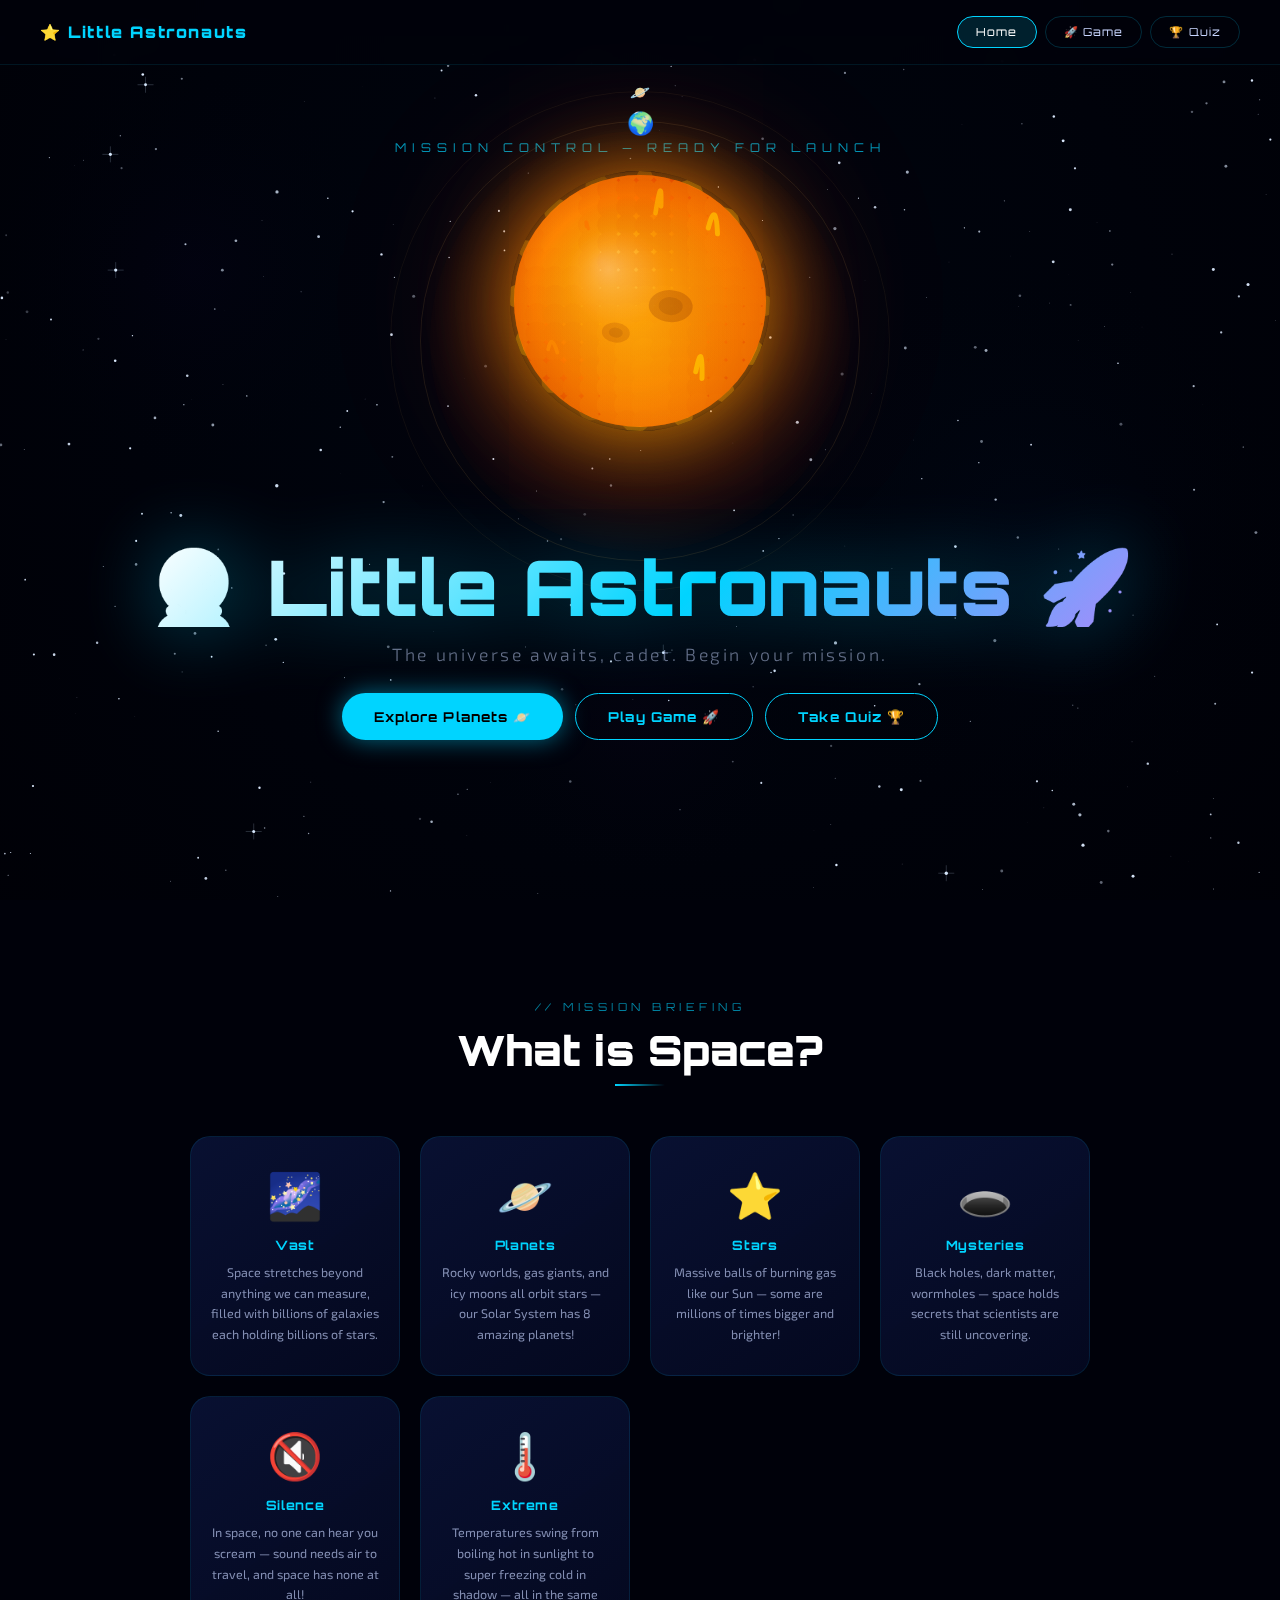
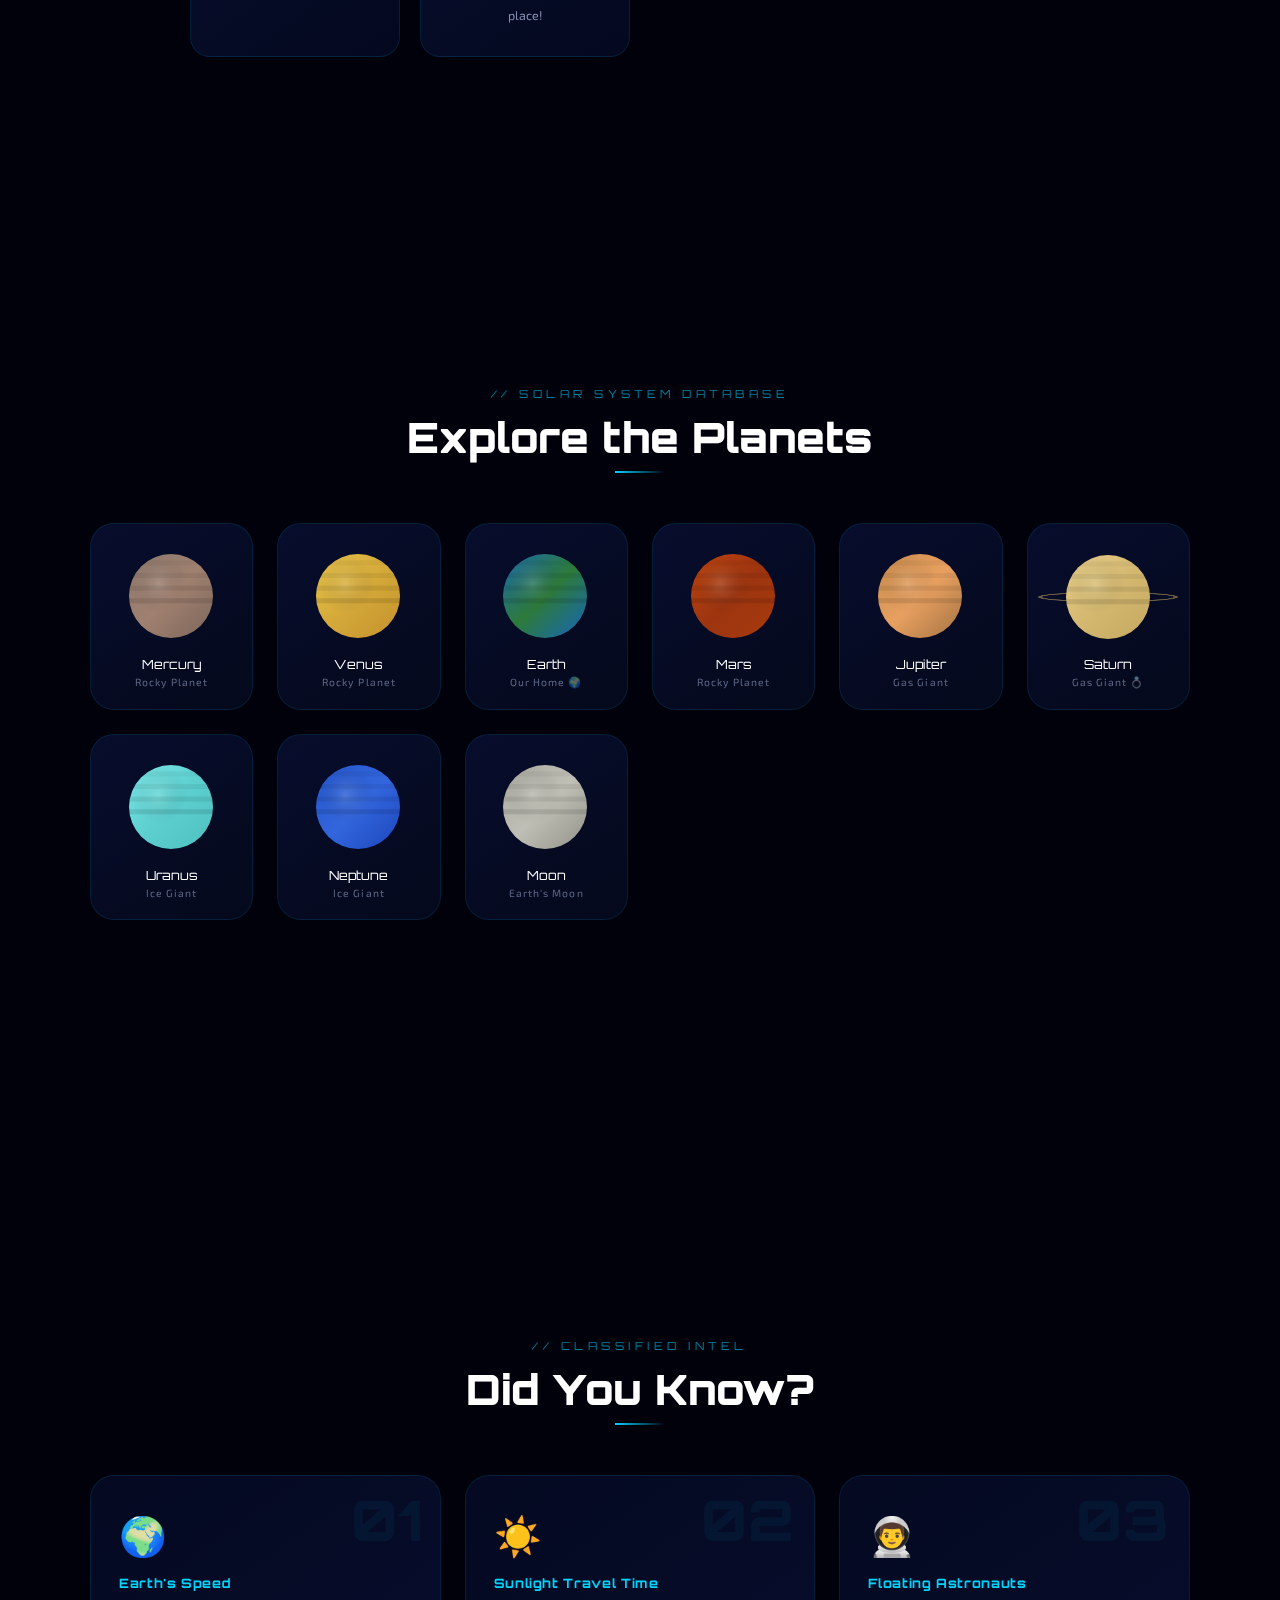
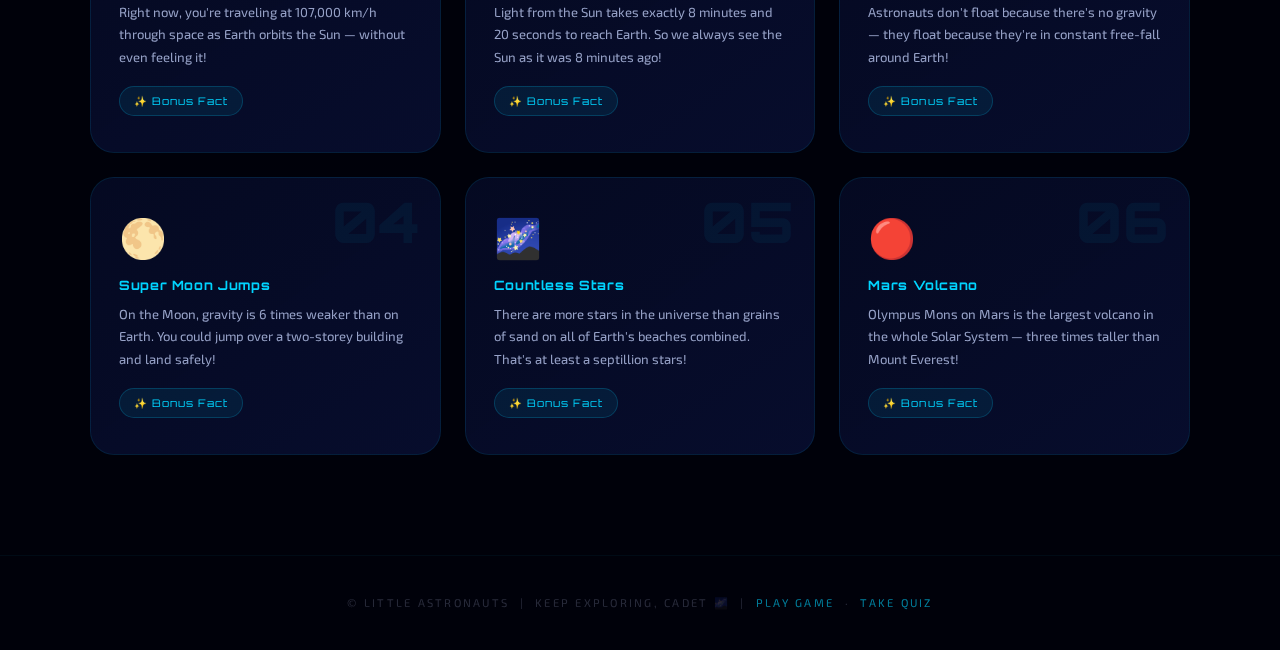
<file: index.html>
<!DOCTYPE html>
<html lang="en">
<head>
  <meta charset="UTF-8">
  <meta name="viewport" content="width=device-width, initial-scale=1.0">
  <title>Little Astronauts 🚀</title>
  <link href="https://fonts.googleapis.com/css2?family=Orbitron:wght@400;700;900&family=Exo+2:wght@300;400;600&display=swap" rel="stylesheet">
  <style>
    :root {
      --void: #00010a;
      --deep: #050a1e;
      --pulse: #00d4ff;
      --gold: #ffd166;
      --nova: #ff5757;
      --green: #00ff9d;
    }
    *,*::before,*::after{box-sizing:border-box;margin:0;padding:0}
    html{scroll-behavior:smooth}
    body{font-family:'Exo 2',sans-serif;background:var(--void);color:#c8d6ff;overflow-x:hidden;cursor:crosshair}

    /* ═══ NAV ═══ */
    nav{position:fixed;top:0;left:0;right:0;z-index:100;display:flex;justify-content:space-between;align-items:center;padding:16px 40px;background:rgba(0,1,10,0.7);backdrop-filter:blur(12px);border-bottom:1px solid rgba(0,212,255,0.1)}
    .nav-logo{font-family:'Orbitron',monospace;font-size:1rem;font-weight:900;color:var(--pulse);letter-spacing:0.1em}
    .nav-links{display:flex;gap:8px}
    .nav-link{padding:8px 18px;font-family:'Orbitron',monospace;font-size:0.7rem;letter-spacing:0.1em;color:#c8d6ff;text-decoration:none;border:1px solid rgba(0,212,255,0.2);border-radius:30px;transition:all 0.2s}
    .nav-link:hover,.nav-link.active{background:rgba(0,212,255,0.15);border-color:var(--pulse);color:#fff}

    /* ═══ CANVAS BACKGROUND ═══ */
    #bgCanvas{position:fixed;inset:0;z-index:0;pointer-events:none}

    /* ═══ SECTIONS ═══ */
    section{position:relative;z-index:1;padding:100px 20px}

    /* ═══ HERO ═══ */
    .hero{height:100vh;display:flex;flex-direction:column;justify-content:center;align-items:center;gap:16px;text-align:center;padding-top:80px}
    .hero-eyebrow{font-family:'Orbitron',monospace;font-size:clamp(9px,1.5vw,12px);letter-spacing:0.5em;text-transform:uppercase;color:var(--pulse);opacity:0.7}
    .hero h1{font-family:'Orbitron',monospace;font-size:clamp(2rem,6vw,5rem);font-weight:900;line-height:1.05;background:linear-gradient(135deg,#fff 0%,var(--pulse) 55%,#a78bfa 100%);-webkit-background-clip:text;-webkit-text-fill-color:transparent;background-clip:text;filter:drop-shadow(0 0 40px rgba(0,212,255,0.4))}
    .hero-sub{font-size:clamp(0.85rem,2vw,1.1rem);opacity:0.5;letter-spacing:0.15em;font-weight:300}
    .hero-btns{display:flex;gap:12px;flex-wrap:wrap;justify-content:center;margin-top:12px}
    .btn-primary{display:inline-flex;align-items:center;gap:8px;padding:14px 32px;font-family:'Orbitron',monospace;font-size:0.85rem;font-weight:700;letter-spacing:0.08em;color:#000;background:var(--pulse);border:none;border-radius:50px;cursor:pointer;text-decoration:none;position:relative;overflow:hidden;transition:transform 0.2s,box-shadow 0.2s;box-shadow:0 0 24px rgba(0,212,255,0.5)}
    .btn-primary:hover{transform:translateY(-3px);box-shadow:0 8px 32px rgba(0,212,255,0.7)}
    .btn-outline{display:inline-flex;align-items:center;gap:8px;padding:14px 32px;font-family:'Orbitron',monospace;font-size:0.85rem;font-weight:700;letter-spacing:0.08em;color:var(--pulse);background:transparent;border:1.5px solid var(--pulse);border-radius:50px;cursor:pointer;text-decoration:none;transition:all 0.2s}
    .btn-outline:hover{background:rgba(0,212,255,0.1);transform:translateY(-3px)}

    /* ═══ SUN DISPLAY ═══ */
    .earth-scene{position:relative;width:340px;height:340px;margin:0 auto 20px}
    .earth-glow{position:absolute;inset:-40px;border-radius:50%;background:radial-gradient(circle,rgba(255,180,0,0.25) 0%,rgba(255,80,0,0.1) 50%,transparent 75%);animation:glowPulse 3s ease-in-out infinite}
    @keyframes glowPulse{0%,100%{opacity:0.6;transform:scale(1)}50%{opacity:1;transform:scale(1.08)}}
    #sunCanvas{border-radius:50%;box-shadow:0 0 80px rgba(255,160,0,0.7),0 0 160px rgba(255,80,0,0.3),0 0 240px rgba(255,50,0,0.1);display:block;margin:auto}
    .orbit-moon{position:absolute;inset:-50px;border-radius:50%;border:1px solid rgba(255,200,100,0.1);animation:orbitMoon 14s linear infinite}
    .orbit-moon::after{content:'🌍';font-size:22px;position:absolute;top:-13px;left:50%;transform:translateX(-50%)}
    @keyframes orbitMoon{from{transform:rotate(0deg)}to{transform:rotate(360deg)}}
    .orbit-sat{position:absolute;inset:-80px;border-radius:50%;border:1px solid rgba(255,200,100,0.06);animation:orbitSat 9s linear infinite reverse}
    .orbit-sat::after{content:'🪐';font-size:16px;position:absolute;top:-10px;left:50%;transform:translateX(-50%)}
    @keyframes orbitSat{from{transform:rotate(0deg)}to{transform:rotate(360deg)}}

    /* ═══ SECTION TITLES ═══ */
    .sec-label{font-family:'Orbitron',monospace;font-size:0.7rem;letter-spacing:0.4em;text-transform:uppercase;color:var(--pulse);opacity:0.6;margin-bottom:10px}
    .sec-title{font-family:'Orbitron',monospace;font-size:clamp(1.4rem,4vw,2.6rem);font-weight:900;color:#fff;margin-bottom:8px}
    .sec-divider{width:50px;height:2px;background:linear-gradient(90deg,var(--pulse),transparent);margin:0 auto 50px}

    /* ═══ WHAT IS SPACE ═══ */
    .what-grid{display:grid;grid-template-columns:repeat(auto-fit,minmax(180px,1fr));gap:20px;max-width:900px;margin:0 auto}
    .what-card{background:linear-gradient(145deg,rgba(14,27,77,0.6),rgba(5,10,36,0.8));border:1px solid rgba(0,212,255,0.1);border-radius:20px;padding:30px 20px;text-align:center;transition:all 0.3s;cursor:default;position:relative;overflow:hidden}
    .what-card::before{content:'';position:absolute;inset:0;background:radial-gradient(circle at 50% 0%,rgba(0,212,255,0.08),transparent 60%);opacity:0;transition:opacity 0.3s}
    .what-card:hover{transform:translateY(-8px);border-color:rgba(0,212,255,0.35)}
    .what-card:hover::before{opacity:1}
    .what-icon{font-size:2.8rem;display:block;margin-bottom:14px}
    .what-card h3{font-family:'Orbitron',monospace;font-size:0.8rem;color:var(--pulse);margin-bottom:10px;letter-spacing:0.05em}
    .what-card p{font-size:0.78rem;line-height:1.65;color:rgba(200,214,255,0.65)}
    .flake-bubble{display:flex;align-items:flex-start;gap:14px;max-width:500px;margin:40px auto 0;padding:22px 26px;background:linear-gradient(135deg,rgba(0,212,255,0.06),rgba(167,139,250,0.06));border:1px solid rgba(0,212,255,0.2);border-radius:20px;opacity:0;transform:translateY(12px) scale(0.97);transition:opacity 0.35s,transform 0.35s;pointer-events:none}
    .flake-bubble.visible{opacity:1;transform:translateY(0) scale(1)}
    .flake-avatar{font-size:2.2rem;animation:spinFlake 6s linear infinite;filter:drop-shadow(0 0 8px rgba(0,212,255,0.6));flex-shrink:0}
    @keyframes spinFlake{from{transform:rotate(0deg)}to{transform:rotate(360deg)}}
    .flake-name{font-family:'Orbitron',monospace;font-size:0.65rem;letter-spacing:0.2em;color:var(--pulse);text-transform:uppercase;margin-bottom:6px}
    .flake-text{font-size:0.82rem;line-height:1.65;color:#dce8ff}

    /* ═══ PLANETS ═══ */
    #planets{text-align:center}
    .planets-showcase{display:grid;grid-template-columns:repeat(auto-fill,minmax(160px,1fr));gap:24px;max-width:1100px;margin:0 auto 50px}
    .planet-card{background:linear-gradient(145deg,rgba(10,18,60,0.7),rgba(5,10,30,0.9));border:1px solid rgba(0,212,255,0.1);border-radius:24px;padding:28px 16px 20px;cursor:pointer;transition:all 0.3s;position:relative;overflow:hidden;text-align:center}
    .planet-card::after{content:'';position:absolute;inset:-1px;border-radius:24px;background:linear-gradient(135deg,var(--pulse),transparent 50%,#a78bfa);opacity:0;transition:opacity 0.3s;z-index:-1}
    .planet-card:hover{transform:translateY(-10px) scale(1.03);border-color:transparent}
    .planet-card:hover::after{opacity:1}
    .planet-canvas-wrap{width:90px;height:90px;margin:0 auto 14px;position:relative}
    .planet-canvas-wrap canvas{border-radius:50%;display:block}
    .planet-ring-wrap{position:relative;width:110px;height:90px;margin:0 auto 14px;display:flex;align-items:center;justify-content:center}
    .planet-ring{position:absolute;width:140px;height:30px;border-radius:50%;border:4px solid rgba(210,180,100,0.5);transform:rotateX(70deg);pointer-events:none}
    .p-name{font-family:'Orbitron',monospace;font-size:0.78rem;color:#fff;margin-bottom:4px}
    .p-type{font-size:0.65rem;color:rgba(200,214,255,0.45);letter-spacing:0.1em}
    #planetDetail{max-width:600px;margin:0 auto;background:linear-gradient(135deg,rgba(0,212,255,0.05),rgba(167,139,250,0.05));border:1px solid rgba(0,212,255,0.2);border-radius:20px;padding:32px 36px;opacity:0;transform:translateY(16px);transition:all 0.4s}
    #planetDetail.show{opacity:1;transform:translateY(0)}
    #planetDetail h3{font-family:'Orbitron',monospace;color:var(--pulse);font-size:1.3rem;margin-bottom:6px}
    #planetDetail .p-subtitle{font-size:0.75rem;color:rgba(200,214,255,0.45);letter-spacing:0.15em;text-transform:uppercase;margin-bottom:14px}
    #planetDetail p{font-size:0.88rem;line-height:1.75;color:#c8d6ff}
    #planetDetail .stats{display:flex;gap:20px;flex-wrap:wrap;margin-top:18px}
    #planetDetail .stat{background:rgba(0,212,255,0.07);border:1px solid rgba(0,212,255,0.15);border-radius:10px;padding:10px 16px;flex:1;min-width:100px}
    #planetDetail .stat-label{font-size:0.62rem;color:var(--pulse);letter-spacing:0.15em;text-transform:uppercase;margin-bottom:4px}
    #planetDetail .stat-val{font-family:'Orbitron',monospace;font-size:0.9rem;color:#fff}

    /* ═══ DID YOU KNOW ═══ */
    .facts-section{text-align:center}
    .facts-grid{display:grid;grid-template-columns:repeat(auto-fill,minmax(260px,1fr));gap:24px;max-width:1100px;margin:0 auto}
    .fact-card{background:linear-gradient(145deg,rgba(5,10,36,0.9),rgba(10,18,60,0.7));border:1px solid rgba(0,212,255,0.1);border-radius:24px;padding:36px 28px;text-align:left;position:relative;overflow:hidden;transition:transform 0.3s,border-color 0.3s;min-height:200px;display:flex;flex-direction:column;justify-content:space-between}
    .fact-card:hover{transform:translateY(-6px);border-color:rgba(0,212,255,0.3)}
    .fact-num{font-family:'Orbitron',monospace;font-size:3.5rem;font-weight:900;color:rgba(0,212,255,0.06);position:absolute;top:16px;right:20px;line-height:1}
    .fact-icon-big{font-size:2.4rem;margin-bottom:16px;display:block}
    .fact-card h3{font-family:'Orbitron',monospace;font-size:0.8rem;color:var(--pulse);margin-bottom:10px;letter-spacing:0.05em}
    .fact-card p{font-size:0.82rem;line-height:1.7;color:rgba(200,214,255,0.75)}
    .fact-reveal-btn{margin-top:18px;display:inline-flex;align-items:center;gap:6px;font-family:'Orbitron',monospace;font-size:0.65rem;letter-spacing:0.1em;color:var(--pulse);background:rgba(0,212,255,0.08);border:1px solid rgba(0,212,255,0.2);border-radius:20px;padding:7px 14px;cursor:pointer;transition:all 0.2s;align-self:flex-start}
    .fact-reveal-btn:hover{background:rgba(0,212,255,0.18)}
    .fact-hidden{display:none;margin-top:12px;font-size:0.8rem;line-height:1.7;color:var(--gold);animation:fadeUp 0.4s ease}
    @keyframes fadeUp{from{opacity:0;transform:translateY(8px)}to{opacity:1;transform:translateY(0)}}

    /* ═══ FOOTER ═══ */
    footer{position:relative;z-index:1;text-align:center;padding:40px 20px;font-size:0.7rem;color:rgba(200,214,255,0.2);letter-spacing:0.2em;text-transform:uppercase;border-top:1px solid rgba(0,212,255,0.05)}
    footer a{color:var(--pulse);text-decoration:none;opacity:0.6}
    footer a:hover{opacity:1}
  </style>
</head>
<body>

<canvas id="bgCanvas"></canvas>

<!-- NAV -->
<nav>
  <span class="nav-logo">⭐ Little Astronauts</span>
  <div class="nav-links">
    <a href="index.html" class="nav-link active">Home</a>
    <a href="game.html" class="nav-link">🚀 Game</a>
    <a href="quiz.html" class="nav-link">🏆 Quiz</a>
  </div>
</nav>

<!-- HERO -->
<section class="hero">
  <span class="hero-eyebrow">Mission Control — Ready for Launch</span>
  <div class="earth-scene">
    <div class="earth-glow"></div>
    <div class="orbit-moon"></div>
    <div class="orbit-sat"></div>
    <canvas id="sunCanvas" width="260" height="260"></canvas>
  </div>
  <h1>👩🏻‍🚀 Little Astronauts 🚀</h1>
  <p class="hero-sub">The universe awaits, cadet. Begin your mission.</p>
  <div class="hero-btns">
    <a href="#planets" class="btn-primary">Explore Planets 🪐</a>
    <a href="game.html" class="btn-outline">Play Game 🚀</a>
    <a href="quiz.html" class="btn-outline">Take Quiz 🏆</a>
  </div>
</section>

<!-- WHAT IS SPACE -->
<section id="about" style="text-align:center">
  <p class="sec-label">// Mission Briefing</p>
  <h2 class="sec-title">What is Space?</h2>
  <div class="sec-divider"></div>
  <div class="what-grid">
    <div class="what-card" data-tip="Wow! Space is SO enormous — if you drove a car at highway speed without stopping, it would take over 100 billion years to cross our galaxy alone! 🚗💨">
      <span class="what-icon">🌌</span>
      <h3>Vast</h3>
      <p>Space stretches beyond anything we can measure, filled with billions of galaxies each holding billions of stars.</p>
    </div>
    <div class="what-card" data-tip="Planets are like giant marbles floating around the Sun! Some are rocky like Earth, but gas giants like Jupiter are made mostly of gas — you could never land on them! 🪐">
      <span class="what-icon">🪐</span>
      <h3>Planets</h3>
      <p>Rocky worlds, gas giants, and icy moons all orbit stars — our Solar System has 8 amazing planets!</p>
    </div>
    <div class="what-card" data-tip="Stars are giant fireballs! Our Sun is a star, and it's so big that 1.3 million Earths could fit inside it. Some stars are even 1,000 times bigger than our Sun! ⭐🔥">
      <span class="what-icon">⭐</span>
      <h3>Stars</h3>
      <p>Massive balls of burning gas like our Sun — some are millions of times bigger and brighter!</p>
    </div>
    <div class="what-card" data-tip="Space is full of mind-bending secrets! Black holes are so powerful that not even light can escape their gravity. Scientists are still discovering new wonders every day! 🕳️🔭">
      <span class="what-icon">🕳️</span>
      <h3>Mysteries</h3>
      <p>Black holes, dark matter, wormholes — space holds secrets that scientists are still uncovering.</p>
    </div>
    <div class="what-card" data-tip="Space is completely silent! There's no air for sound waves to travel through. An explosion in space would make zero noise — total silence! 🤫">
      <span class="what-icon">🔇</span>
      <h3>Silence</h3>
      <p>In space, no one can hear you scream — sound needs air to travel, and space has none at all!</p>
    </div>
    <div class="what-card" data-tip="Space is freezing cold in the shadows — about -270°C! But in direct sunlight it can reach +120°C. Astronauts' suits protect them from both extremes! 🥶🔥">
      <span class="what-icon">🌡️</span>
      <h3>Extreme</h3>
      <p>Temperatures swing from boiling hot in sunlight to super freezing cold in shadow — all in the same place!</p>
    </div>
  </div>
  <div class="flake-bubble" id="flakeBubble">
    <div class="flake-avatar">❄️</div>
    <div>
      <div class="flake-name">Nova the Snowflake says...</div>
      <p class="flake-text" id="flakeText"></p>
    </div>
  </div>
</section>

<!-- PLANETS -->
<section id="planets">
  <div style="text-align:center">
    <p class="sec-label">// Solar System Database</p>
    <h2 class="sec-title">Explore the Planets</h2>
    <div class="sec-divider"></div>
  </div>
  <div class="planets-showcase" id="planetGrid"></div>
  <div id="planetDetail">
    <h3 id="pdName">Select a planet</h3>
    <div class="p-subtitle" id="pdType">—</div>
    <p id="pdFact">Click any planet above to discover amazing facts!</p>
    <div class="stats" id="pdStats"></div>
  </div>
</section>

<!-- DID YOU KNOW -->
<section class="facts-section">
  <p class="sec-label">// Classified Intel</p>
  <h2 class="sec-title">Did You Know?</h2>
  <div class="sec-divider"></div>
  <div class="facts-grid">
    <div class="fact-card">
      <span class="fact-num">01</span>
      <span class="fact-icon-big">🌍</span>
      <h3>Earth's Speed</h3>
      <p>Right now, you're traveling at 107,000 km/h through space as Earth orbits the Sun — without even feeling it!</p>
      <button class="fact-reveal-btn" onclick="revealFact(this)">✨ Bonus Fact</button>
      <div class="fact-hidden">Earth also spins at 1,670 km/h at the equator — that's why we have day and night!</div>
    </div>
    <div class="fact-card">
      <span class="fact-num">02</span>
      <span class="fact-icon-big">☀️</span>
      <h3>Sunlight Travel Time</h3>
      <p>Light from the Sun takes exactly 8 minutes and 20 seconds to reach Earth. So we always see the Sun as it was 8 minutes ago!</p>
      <button class="fact-reveal-btn" onclick="revealFact(this)">✨ Bonus Fact</button>
      <div class="fact-hidden">Light from the nearest star beyond our Sun takes over 4 years to reach us. Space is immense!</div>
    </div>
    <div class="fact-card">
      <span class="fact-num">03</span>
      <span class="fact-icon-big">👨‍🚀</span>
      <h3>Floating Astronauts</h3>
      <p>Astronauts don't float because there's no gravity — they float because they're in constant free-fall around Earth!</p>
      <button class="fact-reveal-btn" onclick="revealFact(this)">✨ Bonus Fact</button>
      <div class="fact-hidden">In space, astronauts grow up to 5cm taller because their spine stretches without Earth's gravity pushing down!</div>
    </div>
    <div class="fact-card">
      <span class="fact-num">04</span>
      <span class="fact-icon-big">🌕</span>
      <h3>Super Moon Jumps</h3>
      <p>On the Moon, gravity is 6 times weaker than on Earth. You could jump over a two-storey building and land safely!</p>
      <button class="fact-reveal-btn" onclick="revealFact(this)">✨ Bonus Fact</button>
      <div class="fact-hidden">Footprints left by Apollo astronauts on the Moon will stay there for millions of years — there's no wind or rain to erase them!</div>
    </div>
    <div class="fact-card">
      <span class="fact-num">05</span>
      <span class="fact-icon-big">🌌</span>
      <h3>Countless Stars</h3>
      <p>There are more stars in the universe than grains of sand on all of Earth's beaches combined. That's at least a septillion stars!</p>
      <button class="fact-reveal-btn" onclick="revealFact(this)">✨ Bonus Fact</button>
      <div class="fact-hidden">Our Milky Way galaxy alone contains between 100–400 billion stars. And there are trillions of galaxies out there!</div>
    </div>
    <div class="fact-card">
      <span class="fact-num">06</span>
      <span class="fact-icon-big">🔴</span>
      <h3>Mars Volcano</h3>
      <p>Olympus Mons on Mars is the largest volcano in the whole Solar System — three times taller than Mount Everest!</p>
      <button class="fact-reveal-btn" onclick="revealFact(this)">✨ Bonus Fact</button>
      <div class="fact-hidden">A Martian day is 24 hours and 37 minutes — almost the same as Earth's! But a Martian year lasts 687 Earth days.</div>
    </div>
  </div>
</section>

<!-- FOOTER -->
<footer>
  <p>© Little Astronauts &nbsp;|&nbsp; Keep exploring, cadet 🌌 &nbsp;|&nbsp;
    <a href="game.html">Play Game</a> &nbsp;·&nbsp; <a href="quiz.html">Take Quiz</a>
  </p>
</footer>

<script>
/* ══════════════════════════════════════
   ANIMATED SPACE BACKGROUND
══════════════════════════════════════ */
(function(){
  const c=document.getElementById('bgCanvas');
  const ctx=c.getContext('2d');
  let W,H,stars=[],nebulae=[];

  function resize(){
    W=c.width=window.innerWidth;
    H=c.height=window.innerHeight;
    stars=Array.from({length:350},()=>({
      x:Math.random()*W,y:Math.random()*H,
      r:Math.random()*1.6+0.1,
      a:Math.random()*Math.PI*2,
      speed:Math.random()*0.5+0.1,
      twinkle:Math.random()
    }));
    nebulae=[
      {x:W*0.15,y:H*0.3,r:220,c:'rgba(30,0,100,0.06)'},
      {x:W*0.8,y:H*0.6,r:300,c:'rgba(0,50,120,0.06)'},
      {x:W*0.5,y:H*0.8,r:180,c:'rgba(80,0,120,0.04)'},
    ];
  }

  function draw(){
    // Deep space gradient
    const grad=ctx.createRadialGradient(W/2,H*0.4,0,W/2,H*0.4,W*0.8);
    grad.addColorStop(0,'#00050f');
    grad.addColorStop(0.5,'#00020a');
    grad.addColorStop(1,'#000005');
    ctx.fillStyle=grad;
    ctx.fillRect(0,0,W,H);

    // Nebula clouds
    nebulae.forEach(n=>{
      const g=ctx.createRadialGradient(n.x,n.y,0,n.x,n.y,n.r);
      g.addColorStop(0,n.c);
      g.addColorStop(1,'transparent');
      ctx.fillStyle=g;
      ctx.beginPath();ctx.arc(n.x,n.y,n.r,0,Math.PI*2);ctx.fill();
    });

    // Stars
    const t=Date.now()/1000;
    stars.forEach(s=>{
      s.a+=s.speed*0.008;
      const alpha=0.25+0.75*Math.abs(Math.sin(s.a));
      const size=s.r*(0.8+0.2*Math.abs(Math.sin(s.a*0.7)));
      ctx.beginPath();ctx.arc(s.x,s.y,size,0,Math.PI*2);
      ctx.fillStyle=`rgba(220,235,255,${alpha})`;
      ctx.fill();
      // Occasional bright star cross
      if(s.r>1.3&&Math.sin(s.a)>0.95){
        ctx.strokeStyle=`rgba(200,230,255,${alpha*0.4})`;
        ctx.lineWidth=0.5;
        ctx.beginPath();ctx.moveTo(s.x-8,s.y);ctx.lineTo(s.x+8,s.y);ctx.stroke();
        ctx.beginPath();ctx.moveTo(s.x,s.y-8);ctx.lineTo(s.x,s.y+8);ctx.stroke();
      }
    });

    requestAnimationFrame(draw);
  }
  window.addEventListener('resize',resize);
  resize();draw();
})();

/* ══════════════════════════════════════
   SUN CANVAS — Realistic animated
══════════════════════════════════════ */
(function(){
  const c=document.getElementById('sunCanvas');
  const ctx=c.getContext('2d');
  const S=260;
  const cx=S/2,cy=S/2,r=S/2-4;
  let t=0;

  // Offscreen plasma surface
  const plasma=document.createElement('canvas');
  plasma.width=S*3;plasma.height=S;
  const pctx=plasma.getContext('2d');

  function drawPlasma(time){
    pctx.clearRect(0,0,S*3,S);
    // Base solar surface
    for(let x=0;x<S*3;x+=18){
      for(let y=0;y<S;y+=18){
        const nx=x/S*3,ny=y/S*2;
        const n=Math.sin(nx*2.1+time*0.7)*Math.cos(ny*1.8-time*0.5)*0.5+0.5;
        const n2=Math.sin(nx*3.5-time*1.1)*Math.sin(ny*2.9+time*0.4)*0.5+0.5;
        const blend=(n+n2)/2;
        const r2=Math.round(220+35*blend);
        const g2=Math.round(90+80*blend);
        const b2=Math.round(0+10*blend);
        pctx.fillStyle=`rgb(${r2},${g2},${b2})`;
        pctx.beginPath();pctx.arc(x,y,10+4*blend,0,Math.PI*2);pctx.fill();
      }
    }
  }

  // Solar flare blobs
  const flares=[
    {ox:0.15,oy:-0.85,phase:0,speed:0.018,size:18},
    {ox:0.75,oy:-0.65,phase:1.2,speed:0.014,size:14},
    {ox:-0.8,oy:0.5,phase:2.5,speed:0.02,size:12},
    {ox:0.6,oy:0.75,phase:0.8,speed:0.016,size:16},
    {ox:-0.5,oy:-0.7,phase:3.1,speed:0.022,size:10},
  ];

  function draw(){
    ctx.clearRect(0,0,S,S);
    t+=0.018;

    // Draw plasma to offscreen
    drawPlasma(t);

    // Clip to circle and draw scrolling plasma surface
    ctx.save();
    ctx.beginPath();ctx.arc(cx,cy,r,0,Math.PI*2);ctx.clip();

    // Base gradient
    const base=ctx.createRadialGradient(cx*0.7,cy*0.7,0,cx,cy,r);
    base.addColorStop(0,'#fff7e0');
    base.addColorStop(0.15,'#ffe066');
    base.addColorStop(0.4,'#ffaa00');
    base.addColorStop(0.75,'#ff6600');
    base.addColorStop(1,'#cc2200');
    ctx.fillStyle=base;ctx.fillRect(0,0,S,S);

    // Scrolling plasma texture overlay
    ctx.globalAlpha=0.55;
    const scrollOff=(t*12)%(S*3);
    ctx.drawImage(plasma,-scrollOff,0,S*3,S);
    ctx.drawImage(plasma,S*3-scrollOff,0,S*3,S);
    ctx.globalAlpha=1;

    // Sunspot 1
    const sp1x=cx+Math.cos(t*0.3)*r*0.25;
    const sp1y=cy+Math.sin(t*0.3)*r*0.18;
    ctx.fillStyle='rgba(120,30,0,0.55)';
    ctx.beginPath();ctx.ellipse(sp1x,sp1y,22,16,t*0.1,0,Math.PI*2);ctx.fill();
    ctx.fillStyle='rgba(80,10,0,0.4)';
    ctx.beginPath();ctx.ellipse(sp1x,sp1y,12,9,t*0.1,0,Math.PI*2);ctx.fill();

    // Sunspot 2
    const sp2x=cx+Math.cos(t*0.2+2)*r*0.35;
    const sp2y=cy+Math.sin(t*0.2+2)*r*0.3;
    ctx.fillStyle='rgba(140,40,0,0.45)';
    ctx.beginPath();ctx.ellipse(sp2x,sp2y,14,10,t*0.15,0,Math.PI*2);ctx.fill();
    ctx.fillStyle='rgba(90,15,0,0.35)';
    ctx.beginPath();ctx.ellipse(sp2x,sp2y,7,5,t*0.15,0,Math.PI*2);ctx.fill();

    // Bright core glare
    const glare=ctx.createRadialGradient(cx-r*0.25,cy-r*0.25,0,cx,cy,r*0.85);
    glare.addColorStop(0,'rgba(255,255,220,0.55)');
    glare.addColorStop(0.4,'rgba(255,220,100,0.15)');
    glare.addColorStop(1,'transparent');
    ctx.fillStyle=glare;ctx.fillRect(0,0,S,S);

    ctx.restore();

    // Solar corona spikes (outside sphere)
    const numSpikes=16;
    for(let i=0;i<numSpikes;i++){
      const baseAngle=(i/numSpikes)*Math.PI*2+t*0.05;
      const spikeR=r+18+Math.sin(t*1.3+i*0.7)*12;
      const spikeW=0.06+Math.abs(Math.sin(t*0.8+i))*0.04;
      const alpha=0.15+Math.abs(Math.sin(t*0.9+i*0.5))*0.2;
      const g=ctx.createConicalGradient?null:null;
      ctx.beginPath();
      ctx.moveTo(cx+Math.cos(baseAngle-spikeW)*r, cy+Math.sin(baseAngle-spikeW)*r);
      ctx.lineTo(cx+Math.cos(baseAngle)*spikeR, cy+Math.sin(baseAngle)*spikeR);
      ctx.lineTo(cx+Math.cos(baseAngle+spikeW)*r, cy+Math.sin(baseAngle+spikeW)*r);
      ctx.closePath();
      ctx.fillStyle=`rgba(255,${160+Math.round(60*Math.abs(Math.sin(t+i)))},0,${alpha})`;
      ctx.fill();
    }

    // Outer corona glow layers
    for(let layer=0;layer<4;layer++){
      const coronaR=r+(layer+1)*18;
      const alpha=0.18-layer*0.04;
      const corona=ctx.createRadialGradient(cx,cy,r,cx,cy,coronaR+8);
      corona.addColorStop(0,`rgba(255,140,0,${alpha})`);
      corona.addColorStop(1,'transparent');
      ctx.beginPath();ctx.arc(cx,cy,coronaR,0,Math.PI*2);
      ctx.fillStyle=corona;ctx.fill();
    }

    // Solar prominence arcs (animated loops above surface)
    flares.forEach((fl,i)=>{
      fl.phase+=fl.speed;
      const pulse=0.5+0.5*Math.sin(fl.phase);
      const bx=cx+fl.ox*r*0.82;
      const by=cy+fl.oy*r*0.82;
      const ht=fl.size*(0.6+0.8*pulse);
      const nx=bx+Math.cos(fl.phase)*fl.size*0.5;
      const ny=by-ht*1.8;
      const ex=bx+Math.cos(fl.phase+0.5)*fl.size;
      const ey=by-ht*0.3;
      ctx.beginPath();ctx.moveTo(bx,by);ctx.quadraticCurveTo(nx,ny,ex,ey);
      ctx.strokeStyle=`rgba(255,${100+Math.round(100*pulse)},0,${0.5+0.3*pulse})`;
      ctx.lineWidth=3+2*pulse;ctx.lineCap='round';ctx.stroke();
    });

    requestAnimationFrame(draw);
  }
  draw();
})();

/* ══════════════════════════════════════
   PLANET SYSTEM
══════════════════════════════════════ */
const PLANETS=[
  {name:'Mercury',type:'Rocky Planet',emoji:'🪨',color:['#8c7b6e','#a08070','#7a6558'],fact:'Mercury is the closest planet to the Sun and the smallest in our Solar System. A year on Mercury is only 88 Earth days!',stats:{Distance:'57.9M km',Year:'88 days',Moons:'0',Temp:'430°C'}},
  {name:'Venus',type:'Rocky Planet',emoji:'🌋',color:['#e8c44a','#d4a93a','#c4902a'],fact:'Venus is the hottest planet at 465°C — hotter than Mercury! It spins backwards and a day on Venus is longer than its year!',stats:{Distance:'108M km',Year:'225 days',Moons:'0',Temp:'465°C'}},
  {name:'Earth',type:'Our Home 🌍',emoji:'🌍',color:['#1a6bb5','#2d7a3a','#1565c0'],fact:'Our beautiful blue home! Earth is the only known planet with liquid water on the surface and life. It\'s just the right distance from the Sun!',stats:{Distance:'150M km',Year:'365 days',Moons:'1',Temp:'15°C'}},
  {name:'Mars',type:'Rocky Planet',emoji:'🔴',color:['#c1440e','#9c3510','#a83a0c'],fact:'The Red Planet! Mars has the tallest volcano in the Solar System — Olympus Mons — three times taller than Mount Everest!',stats:{Distance:'228M km',Year:'687 days',Moons:'2',Temp:'-60°C'}},
  {name:'Jupiter',type:'Gas Giant',emoji:'🌀',color:['#c88b4a','#e8a060','#a07040'],fact:'Jupiter is the BIGGEST planet — more than 1,300 Earths could fit inside it! Its Great Red Spot is a storm bigger than Earth that\'s raged for 350+ years!',stats:{Distance:'778M km',Year:'12 yrs',Moons:'95',Temp:'-110°C'}},
  {name:'Saturn',type:'Gas Giant 💍',emoji:'🪐',color:['#e8d08a','#d4b870','#c4a860'],fact:'Saturn is so light it could float on water! Its stunning rings are made of ice and rock. Saturn has 146 moons — more than any other planet!',stats:{Distance:'1.4B km',Year:'29 yrs',Moons:'146',Temp:'-140°C'},hasRing:true},
  {name:'Uranus',type:'Ice Giant',emoji:'🔵',color:['#7de8e8','#5dcfcf','#4dbfbf'],fact:'Uranus is an ice giant that spins on its side — probably knocked over by a giant impact long ago. It has 27 moons and 13 rings!',stats:{Distance:'2.9B km',Year:'84 yrs',Moons:'27',Temp:'-195°C'}},
  {name:'Neptune',type:'Ice Giant',emoji:'💙',color:['#2255cc','#3366dd','#1a44bb'],fact:'Neptune is the farthest planet and has the strongest winds in the Solar System — reaching 2,100 km/h! It was discovered using math before anyone saw it!',stats:{Distance:'4.5B km',Year:'165 yrs',Moons:'16',Temp:'-200°C'}},
  {name:'Moon',type:'Earth\'s Moon',emoji:'🌕',color:['#aaa9a0','#c0bfb5','#909088'],fact:'Our Moon is the only place beyond Earth where humans have walked! It has no atmosphere, no weather, and the same footprints from Apollo 11 are still there!',stats:{Distance:'384,400 km',Orbit:'27 days',Gravity:'1/6th','Surface':'-170 to 130°C'}},
];

function makePlanetCanvas(colors,size,hasRing){
  const c=document.createElement('canvas');
  c.width=size;c.height=size;
  const ctx=c.getContext('2d');
  const cx=size/2,cy=size/2,r=size/2-2;
  ctx.save();
  ctx.beginPath();ctx.arc(cx,cy,r,0,Math.PI*2);ctx.clip();
  const g=ctx.createLinearGradient(0,0,size,size);
  g.addColorStop(0,colors[0]);g.addColorStop(0.5,colors[1]);g.addColorStop(1,colors[2]);
  ctx.fillStyle=g;ctx.fillRect(0,0,size,size);
  // Surface bands
  for(let i=0;i<4;i++){
    ctx.fillStyle=`rgba(0,0,0,${0.04+i*0.02})`;
    ctx.fillRect(0,r*0.2+i*r*0.3,size,r*0.12);
  }
  const spec=ctx.createRadialGradient(cx-r*0.3,cy-r*0.3,0,cx-r*0.3,cy-r*0.3,r*0.7);
  spec.addColorStop(0,'rgba(255,255,255,0.15)');
  spec.addColorStop(1,'transparent');
  ctx.fillStyle=spec;ctx.fillRect(0,0,size,size);
  ctx.restore();
  return c.toDataURL();
}

const grid=document.getElementById('planetGrid');
PLANETS.forEach((p,i)=>{
  const card=document.createElement('div');
  card.className='planet-card';
  const img=makePlanetCanvas(p.color,88,p.hasRing);
  let visual='';
  if(p.hasRing){
    visual=`<div class="planet-ring-wrap"><canvas width="88" height="88" style="border-radius:50%;position:relative;z-index:1" id="pc${i}"></canvas><div class="planet-ring"></div></div>`;
  } else {
    visual=`<div class="planet-canvas-wrap"><canvas width="88" height="88" style="border-radius:50%" id="pc${i}"></canvas></div>`;
  }
  card.innerHTML=`${visual}<div class="p-name">${p.name}</div><div class="p-type">${p.type}</div>`;
  card.onclick=()=>showPlanet(p,card);
  grid.appendChild(card);
  // Draw planet
  setTimeout(()=>{
    const pc=document.getElementById('pc'+i);
    if(!pc)return;
    const pctx=pc.getContext('2d');
    const img2=new Image();img2.src=makePlanetCanvas(p.color,88);
    img2.onload=()=>pctx.drawImage(img2,0,0);
  },10);
});

let lastPCard=null;
function showPlanet(p,card){
  if(lastPCard)lastPCard.style.outline='';
  card.style.outline='2px solid rgba(0,212,255,0.7)';
  lastPCard=card;
  const det=document.getElementById('planetDetail');
  document.getElementById('pdName').textContent=p.emoji+' '+p.name;
  document.getElementById('pdType').textContent=p.type;
  document.getElementById('pdFact').textContent=p.fact;
  const statsEl=document.getElementById('pdStats');
  statsEl.innerHTML='';
  Object.entries(p.stats).forEach(([k,v])=>{
    statsEl.innerHTML+=`<div class="stat"><div class="stat-label">${k}</div><div class="stat-val">${v}</div></div>`;
  });
  det.classList.remove('show');void det.offsetWidth;det.classList.add('show');
  det.scrollIntoView({behavior:'smooth',block:'nearest'});
}

/* ══════════════════════════════════════
   SNOWFLAKE MASCOT
══════════════════════════════════════ */
(function(){
  const bubble=document.getElementById('flakeBubble');
  const text=document.getElementById('flakeText');
  let timer=null;
  document.querySelectorAll('.what-card').forEach(card=>{
    card.addEventListener('mouseenter',()=>{
      clearTimeout(timer);
      text.textContent=card.getAttribute('data-tip');
      bubble.classList.add('visible');
    });
    card.addEventListener('mouseleave',()=>{
      timer=setTimeout(()=>bubble.classList.remove('visible'),700);
    });
    card.addEventListener('touchstart',()=>{
      clearTimeout(timer);
      text.textContent=card.getAttribute('data-tip');
      bubble.classList.add('visible');
    },{passive:true});
  });
})();

/* ══════════════════════════════════════
   REVEAL FACTS
══════════════════════════════════════ */
function revealFact(btn){
  const hidden=btn.nextElementSibling;
  if(hidden.style.display==='block'){
    hidden.style.display='none';
    btn.textContent='✨ Bonus Fact';
  } else {
    hidden.style.display='block';
    btn.textContent='✖ Hide';
  }
}
</script>
</body>
</html>
</file>
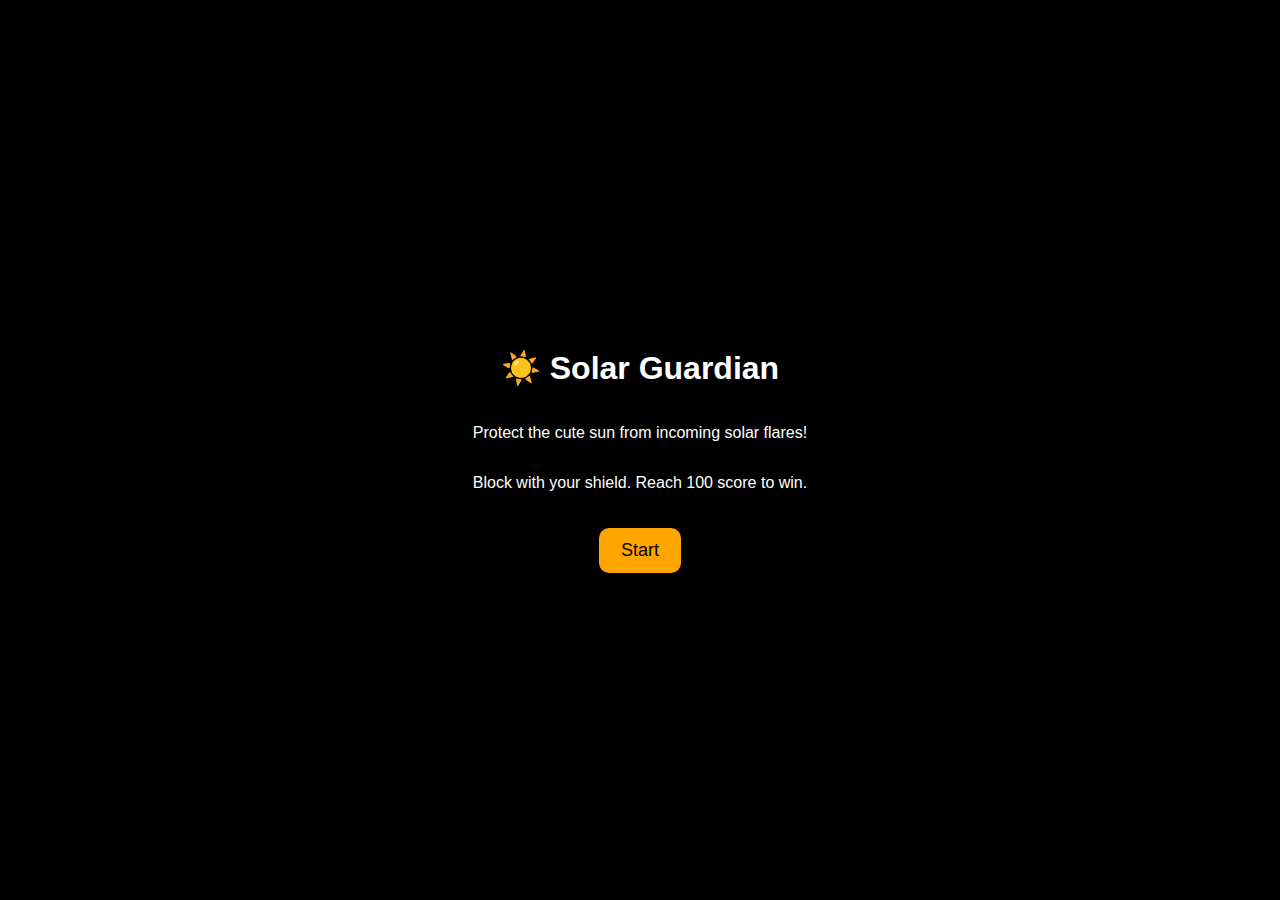
<file: game.html>
<!DOCTYPE html>
<html>
<head>
<title>Solar Shield Defense</title>

<style>
body{
    margin:0;
    overflow:hidden;
    background:#000; /* fully dark */
    font-family:Arial, sans-serif;
    color:white;
}

/* ===== SCOREBOARD ===== */
#scoreboard{
    position:absolute;
    top:15px;
    left:50%;
    transform:translateX(-50%);
    background:rgba(255,255,255,0.05);
    padding:12px 25px;
    border-radius:15px;
    text-align:center;
    font-size:18px;
    backdrop-filter:blur(6px);
    z-index:10;
}

/* ===== Cute Animated Sun ===== */
#sun{
    position:absolute;
    top:50%;
    left:50%;
    transform:translate(-50%,-50%);
    font-size:90px;
    animation:pulse 2s infinite ease-in-out;
}

@keyframes pulse{
    0%{ transform:translate(-50%,-50%) scale(1);}
    50%{ transform:translate(-50%,-50%) scale(1.1);}
    100%{ transform:translate(-50%,-50%) scale(1);}
}

/* ===== Shield Ring ===== */
#shield{
    position:absolute;
    top:50%;
    left:50%;
    width: 260px;
    height:260px;
    margin-left:-130px;
    margin-top:-130px;
    border-radius:50%;
    border:3px solid rgba(0,255,255,0.2);
}

#arc{
    position:absolute;
    width:140px;
    height:240px;
    border-radius:130px 0 0 130px;
    border:10px solid rgb(239, 241, 241);
    border-right:none;
    top:0;
    left:0;
    transform-origin:130px 130px;
}

/* ===== Flares ===== */
.flare{
    position:absolute;
    font-size:30px;
}

/* ===== Screens ===== */
.screen{
    position:absolute;
    width:100%;
    height:100%;
    background:#000;
    display:flex;
    flex-direction:column;
    justify-content:center;
    align-items:center;
    z-index:20;
}

button{
    padding:12px 22px;
    font-size:18px;
    border:none;
    border-radius:10px;
    background:orange;
    cursor:pointer;
    margin-top:20px;
}
</style>
</head>

<body>

<div id="start" class="screen">
<h1>☀️ Solar Guardian</h1>
<p>Protect the cute sun from incoming solar flares!</p>
<p>Block with your shield. Reach 100 score to win.</p>
<button onclick="startGame()">Start</button>
</div>

<div id="win" class="screen" style="display:none;">
<h1>🏆 You Saved the Sun!</h1>
<button onclick="location.reload()">Play Again</button>
</div>

<div id="gameover" class="screen" style="display:none;">
<h1>💥 The Sun Exploded!</h1>
<button onclick="location.reload()">Retry</button>
</div>

<div id="scoreboard">
Score: <span id="score">0</span><br>
Lives: <span id="hearts">❤️❤️❤️❤️❤️</span>
</div>

<div id="sun">🌞</div>

<div id="shield">
<div id="arc"></div>
</div>

<script>
let score=0;
let lives=5;
let running=false;
let shieldAngle=0;
let speed=2;

/* Start */
function startGame(){
    document.getElementById("start").style.display="none";
    running=true;
    setInterval(spawnFlare,700);
    requestAnimationFrame(gameLoop);
}

/* Rotate shield */
document.addEventListener("mousemove",e=>{
    if(!running) return;

    let cx=window.innerWidth/2;
    let cy=window.innerHeight/2;

    let dx=e.clientX-cx;
    let dy=e.clientY-cy;

    shieldAngle=Math.atan2(dy,dx)*180/Math.PI;
    document.getElementById("arc").style.transform=
        "rotate("+shieldAngle+"deg)";
});

/* Spawn flares aligned toward sun */
function spawnFlare(){
    if(!running) return;

    let flare=document.createElement("div");
    flare.className="flare";
    flare.innerHTML="✨";

    let angle=Math.random()*2*Math.PI;
    let radius=Math.max(window.innerWidth,window.innerHeight)/2 + 50;

    flare.x=window.innerWidth/2 + radius*Math.cos(angle);
    flare.y=window.innerHeight/2 + radius*Math.sin(angle);

    flare.style.left=flare.x+"px";
    flare.style.top=flare.y+"px";

    document.body.appendChild(flare);
}

/* Game loop */
function gameLoop(){
    if(!running) return;

    let cx=window.innerWidth/2;
    let cy=window.innerHeight/2;

    document.querySelectorAll(".flare").forEach(f=>{
        let dx=cx-f.x;
        let dy=cy-f.y;
        let dist=Math.sqrt(dx*dx+dy*dy);

        f.x+=dx/dist*speed;
        f.y+=dy/dist*speed;

        f.style.left=f.x+"px";
        f.style.top=f.y+"px";

        /* Shield block */
        if(dist<150 && blockCheck(dx,dy)){
            score++;
            document.getElementById("score").innerText=score;
            f.remove();

            if(score>=100){
                running=false;
                document.getElementById("win").style.display="flex";
            }
        }

        /* Hit sun */
        if(dist<60){
            f.remove();
            lives--;
            document.getElementById("hearts").innerText="❤️".repeat(lives);

            if(lives<=0){
                running=false;
                document.getElementById("gameover").style.display="flex";
            }
        }
    });

    requestAnimationFrame(gameLoop);
}

/* Shield direction check */
function blockCheck(dx,dy){
    let flareAngle=Math.atan2(dy,dx)*180/Math.PI;
    let diff=Math.abs(flareAngle-shieldAngle);
    return diff<60;
}
</script>

</body>
</html>
</file>
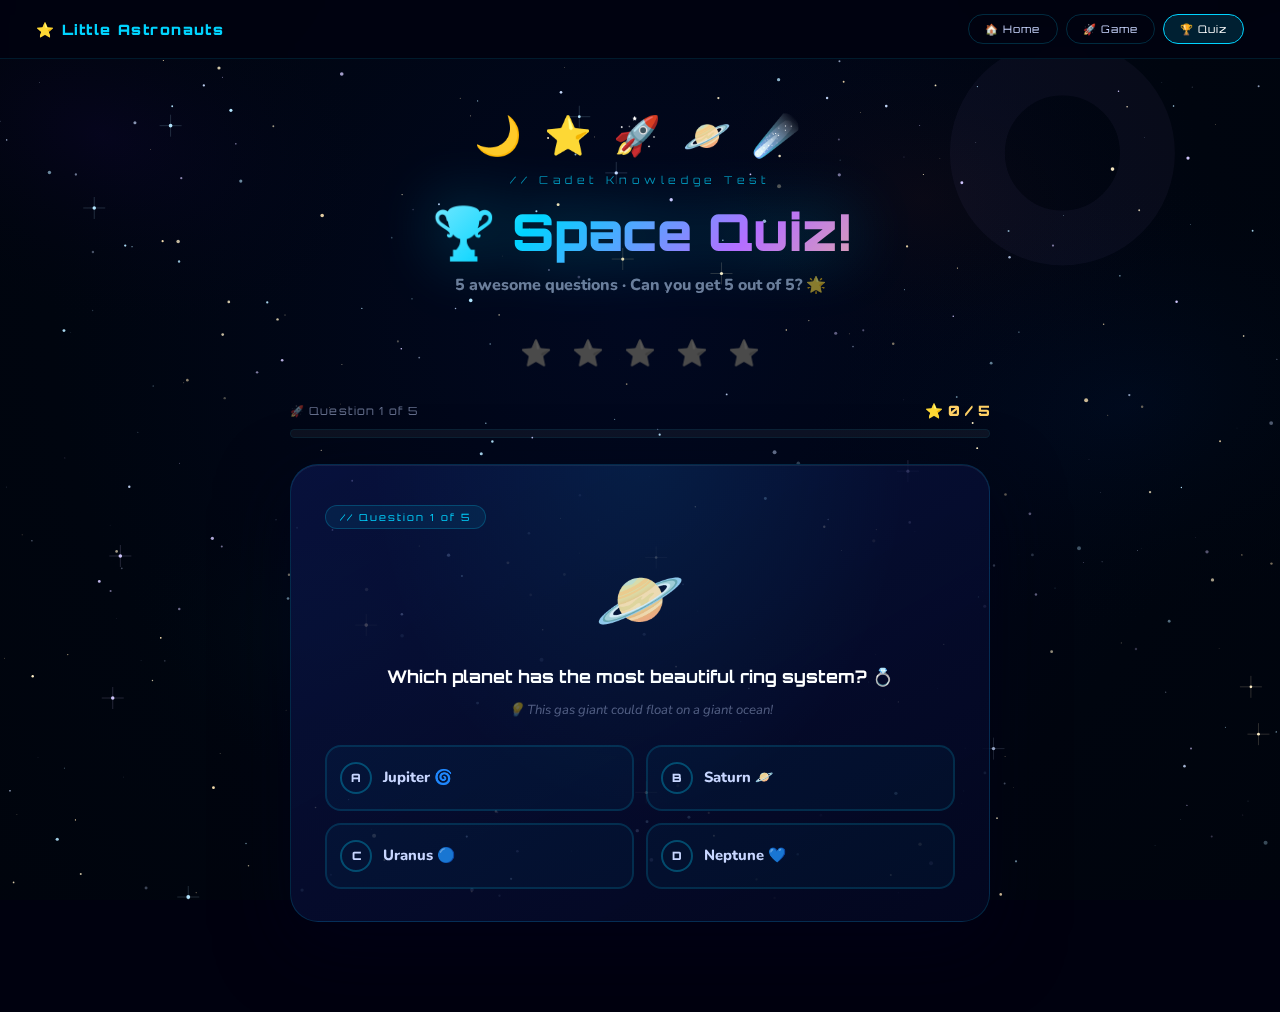
<file: quiz.html>
<!DOCTYPE html>
<html lang="en">
<head>
  <meta charset="UTF-8">
  <meta name="viewport" content="width=device-width, initial-scale=1.0">
  <title>🚀 Space Quiz — Little Astronauts</title>
  <link href="https://fonts.googleapis.com/css2?family=Orbitron:wght@400;700;900&family=Nunito:wght@400;700;800;900&display=swap" rel="stylesheet">
  <style>
    :root {
      --void:#00010f; --pulse:#00d4ff; --gold:#ffd166;
      --nova:#ff5757; --green:#00ff9d; --purple:#b56eff;
    }
    *,*::before,*::after{box-sizing:border-box;margin:0;padding:0}
    html{scroll-behavior:smooth}
    body{font-family:'Nunito',sans-serif;background:var(--void);color:#e0ecff;min-height:100vh;cursor:crosshair;overflow-x:hidden}
    #bgCanvas{position:fixed;inset:0;z-index:0;pointer-events:none}
    .floaters{position:fixed;inset:0;z-index:0;pointer-events:none;overflow:hidden}
    .floater{position:absolute;animation:floatUp linear infinite;opacity:0;user-select:none;line-height:1}
    @keyframes floatUp{0%{transform:translateY(110vh) rotate(0deg);opacity:0}8%{opacity:0.55}92%{opacity:0.4}100%{transform:translateY(-12vh) rotate(360deg);opacity:0}}
    nav{position:fixed;top:0;left:0;right:0;z-index:100;display:flex;justify-content:space-between;align-items:center;padding:14px 36px;background:rgba(0,1,15,0.8);backdrop-filter:blur(18px);border-bottom:1px solid rgba(0,212,255,0.12)}
    .nav-logo{font-family:'Orbitron',monospace;font-size:0.9rem;font-weight:900;color:var(--pulse);letter-spacing:0.1em}
    .nav-links{display:flex;gap:8px}
    .nav-link{padding:7px 16px;font-family:'Orbitron',monospace;font-size:0.65rem;letter-spacing:0.1em;color:#c8d6ff;text-decoration:none;border:1px solid rgba(0,212,255,0.2);border-radius:30px;transition:all 0.2s}
    .nav-link:hover,.nav-link.active{background:rgba(0,212,255,0.15);border-color:var(--pulse);color:#fff}
    .quiz-wrap{position:relative;z-index:1;max-width:740px;margin:0 auto;padding:110px 20px 70px}
    .quiz-header{text-align:center;margin-bottom:36px}
    .header-emojis{font-size:2.4rem;letter-spacing:0.15em;display:block;margin-bottom:10px;animation:bounceRow 2s ease-in-out infinite}
    @keyframes bounceRow{0%,100%{transform:translateY(0)}50%{transform:translateY(-7px)}}
    .eyebrow{font-family:'Orbitron',monospace;font-size:0.68rem;letter-spacing:0.42em;color:var(--pulse);opacity:0.65;margin-bottom:12px;display:block}
    .quiz-header h1{font-family:'Orbitron',monospace;font-size:clamp(1.9rem,5.5vw,3.2rem);font-weight:900;background:linear-gradient(135deg,#fff 0%,var(--pulse) 35%,var(--purple) 65%,var(--gold) 100%);-webkit-background-clip:text;-webkit-text-fill-color:transparent;background-clip:text;filter:drop-shadow(0 0 32px rgba(0,212,255,0.4));margin-bottom:10px}
    .quiz-header p{font-size:1rem;font-weight:800;color:rgba(200,220,255,0.55)}
    .stars-row{display:flex;justify-content:center;gap:12px;margin-bottom:26px}
    .s-dot{font-size:2rem;filter:grayscale(1) brightness(0.35);transform:scale(0.8);transition:all 0.4s;display:inline-block}
    .s-dot.lit{filter:drop-shadow(0 0 10px rgba(255,215,0,0.8)) brightness(1);transform:scale(1.2);animation:starBurst 0.5s ease}
    @keyframes starBurst{0%{transform:scale(0.8)}55%{transform:scale(1.5)}100%{transform:scale(1.2)}}
    .prog-wrap{margin-bottom:26px}
    .prog-top{display:flex;justify-content:space-between;align-items:center;margin-bottom:9px}
    .prog-label{font-family:'Orbitron',monospace;font-size:0.7rem;color:rgba(200,214,255,0.5);letter-spacing:0.1em}
    .prog-score{font-family:'Orbitron',monospace;font-size:0.9rem;color:var(--gold);font-weight:900}
    .prog-bar{height:9px;background:rgba(255,255,255,0.05);border-radius:9px;overflow:hidden;border:1px solid rgba(0,212,255,0.08)}
    .prog-fill{height:100%;background:linear-gradient(90deg,#00d4ff,#b56eff,#ffd166);border-radius:9px;transition:width 0.65s cubic-bezier(0.34,1.56,0.64,1);width:0%;box-shadow:0 0 14px rgba(0,212,255,0.45)}
    .q-card{background:linear-gradient(150deg,rgba(10,22,75,0.72),rgba(3,7,32,0.92));border:1px solid rgba(0,212,255,0.16);border-radius:28px;padding:40px 34px 32px;margin-bottom:20px;position:relative;overflow:hidden;animation:cardIn 0.5s cubic-bezier(0.34,1.56,0.64,1);box-shadow:0 24px 70px rgba(0,0,25,0.55),inset 0 1px 0 rgba(255,255,255,0.07)}
    @keyframes cardIn{from{opacity:0;transform:translateY(32px) scale(0.96)}to{opacity:1;transform:translateY(0) scale(1)}}
    .q-card::before{content:'';position:absolute;inset:0;background:radial-gradient(ellipse at 50% -5%,rgba(0,212,255,0.08),transparent 55%);pointer-events:none}
    .q-badge{display:inline-block;padding:5px 14px;border-radius:20px;font-family:'Orbitron',monospace;font-size:0.62rem;letter-spacing:0.2em;color:var(--pulse);background:rgba(0,212,255,0.08);border:1px solid rgba(0,212,255,0.22);margin-bottom:22px}
    .q-big-emoji{font-size:4.5rem;display:block;text-align:center;margin-bottom:14px;animation:wobble 2.2s ease-in-out infinite}
    @keyframes wobble{0%,100%{transform:rotate(-6deg) scale(1)}50%{transform:rotate(6deg) scale(1.12)}}
    .q-text{font-family:'Orbitron',monospace;font-size:clamp(0.88rem,2.4vw,1.08rem);color:#fff;line-height:1.6;text-align:center;margin-bottom:10px;font-weight:700}
    .q-hint{font-size:0.82rem;color:rgba(200,214,255,0.4);text-align:center;margin-bottom:26px;font-style:italic}
    .opts{display:grid;grid-template-columns:1fr 1fr;gap:12px}
    @media(max-width:500px){.opts{grid-template-columns:1fr}}
    .opt{padding:15px 13px;font-family:'Nunito',sans-serif;font-size:0.92rem;font-weight:800;background:rgba(0,212,255,0.04);border:2px solid rgba(0,212,255,0.15);border-radius:16px;color:#c8d6ff;cursor:pointer;transition:all 0.22s;text-align:left;display:flex;align-items:center;gap:11px;line-height:1.35}
    .opt:hover:not(:disabled){background:rgba(0,212,255,0.13);border-color:var(--pulse);color:#fff;transform:translateY(-3px) scale(1.02);box-shadow:0 10px 28px rgba(0,212,255,0.22)}
    .opt.correct{background:rgba(0,255,157,0.15);border-color:var(--green);color:var(--green);animation:correctPop 0.5s ease}
    @keyframes correctPop{0%{transform:scale(1)}45%{transform:scale(1.07)}100%{transform:scale(1)}}
    .opt.wrong{background:rgba(255,87,87,0.12);border-color:var(--nova);color:var(--nova);animation:shake 0.42s ease}
    @keyframes shake{0%,100%{transform:translateX(0)}25%{transform:translateX(-7px)}75%{transform:translateX(7px)}}
    .opt:disabled{cursor:not-allowed}
    .opt-letter{width:32px;height:32px;border-radius:50%;border:2px solid rgba(0,212,255,0.3);display:flex;align-items:center;justify-content:center;font-family:'Orbitron',monospace;font-size:0.72rem;font-weight:900;flex-shrink:0;transition:all 0.2s}
    .opt.correct .opt-letter{background:var(--green);border-color:var(--green);color:#000}
    .opt.wrong .opt-letter{background:var(--nova);border-color:var(--nova);color:#fff}
    .feedback{margin-top:20px;padding:18px 22px;border-radius:16px;font-size:0.9rem;line-height:1.7;display:none;animation:fadeUp 0.4s ease}
    @keyframes fadeUp{from{opacity:0;transform:translateY(14px)}to{opacity:1;transform:translateY(0)}}
    .feedback.show{display:block}
    .feedback.correct{background:rgba(0,255,157,0.09);border:1px solid rgba(0,255,157,0.28);color:rgba(200,255,225,0.95)}
    .feedback.wrong{background:rgba(255,87,87,0.09);border:1px solid rgba(255,87,87,0.28);color:rgba(255,205,205,0.95)}
    .feedback-title{font-family:'Orbitron',monospace;font-size:0.78rem;letter-spacing:0.08em;margin-bottom:8px;font-weight:900}
    .next-btn{width:100%;margin-top:18px;padding:17px;font-family:'Orbitron',monospace;font-size:0.88rem;font-weight:900;letter-spacing:0.1em;background:linear-gradient(135deg,var(--pulse),var(--purple));color:#fff;border:none;border-radius:16px;cursor:pointer;display:none;transition:all 0.22s;box-shadow:0 0 30px rgba(0,212,255,0.35),0 0 60px rgba(181,110,255,0.15)}
    .next-btn.show{display:block}
    .next-btn:hover{transform:translateY(-3px);box-shadow:0 10px 34px rgba(0,212,255,0.55)}
    #confettiCanvas{position:fixed;inset:0;z-index:50;pointer-events:none}
    .results-card{background:linear-gradient(150deg,rgba(10,22,75,0.78),rgba(3,7,32,0.96));border:1px solid rgba(0,212,255,0.2);border-radius:32px;padding:50px 36px 44px;text-align:center;display:none;animation:cardIn 0.65s cubic-bezier(0.34,1.56,0.64,1);box-shadow:0 32px 90px rgba(0,0,25,0.65),inset 0 1px 0 rgba(255,255,255,0.07)}
    .results-card.show{display:block}
    .res-emoji-row{font-size:2.6rem;letter-spacing:0.12em;margin-bottom:14px;animation:bounceRow 1.5s ease infinite;display:block}
    .medal{font-size:5.5rem;display:block;margin-bottom:14px;filter:drop-shadow(0 0 22px rgba(255,209,102,0.55));animation:medalFloat 3s ease-in-out infinite}
    @keyframes medalFloat{0%,100%{transform:translateY(0) rotate(-4deg)}50%{transform:translateY(-14px) rotate(4deg)}}
    .rank-badge{display:inline-block;padding:7px 22px;border-radius:24px;font-family:'Orbitron',monospace;font-size:0.72rem;letter-spacing:0.15em;text-transform:uppercase;margin-bottom:16px}
    .rank-rookie{background:rgba(200,160,60,0.15);border:1px solid rgba(200,160,60,0.35);color:#c8a040}
    .rank-explorer{background:rgba(0,212,255,0.12);border:1px solid rgba(0,212,255,0.3);color:var(--pulse)}
    .rank-scientist{background:rgba(181,110,255,0.12);border:1px solid rgba(181,110,255,0.3);color:var(--purple)}
    .rank-astronaut{background:rgba(0,255,157,0.12);border:1px solid rgba(0,255,157,0.3);color:var(--green)}
    .rank-commander{background:rgba(255,215,0,0.15);border:1px solid rgba(255,215,0,0.38);color:var(--gold)}
    .res-title{font-family:'Orbitron',monospace;font-size:clamp(1.4rem,4vw,2.2rem);font-weight:900;color:#fff;margin-bottom:10px}
    .res-msg{font-size:1rem;font-weight:700;color:rgba(200,220,255,0.55);margin-bottom:36px;line-height:1.65}
    .pct-ring{position:relative;width:180px;height:180px;margin:0 auto 14px}
    .pct-ring svg{display:block}
    .pct-circle-track{fill:none;stroke:rgba(255,255,255,0.06);stroke-width:13}
    .pct-circle-fill{fill:none;stroke-width:13;stroke-linecap:round;stroke-dasharray:502.65;stroke-dashoffset:502.65;transition:stroke-dashoffset 1.3s cubic-bezier(0.34,1.2,0.64,1);transform:rotate(-90deg);transform-origin:90px 90px}
    .pct-inner{position:absolute;inset:0;display:flex;flex-direction:column;align-items:center;justify-content:center}
    .pct-number{font-family:'Orbitron',monospace;font-size:2.9rem;font-weight:900;color:#fff;line-height:1}
    .pct-unit{font-size:0.68rem;color:rgba(200,214,255,0.45);letter-spacing:0.2em;text-transform:uppercase;margin-top:5px}
    .score-frac{font-family:'Orbitron',monospace;font-size:1.1rem;color:rgba(200,214,255,0.5);margin-bottom:30px}
    .score-frac em{font-style:normal;font-size:2rem;color:var(--gold);font-weight:900}
    .breakdown{display:grid;grid-template-columns:repeat(3,1fr);gap:12px;margin-bottom:32px}
    .bd-item{background:rgba(0,212,255,0.06);border:1px solid rgba(0,212,255,0.12);border-radius:16px;padding:16px 8px}
    .bd-icon{font-size:1.5rem;margin-bottom:6px}
    .bd-val{font-family:'Orbitron',monospace;font-size:1.3rem;color:#fff;margin-bottom:4px}
    .bd-lbl{font-size:0.64rem;color:rgba(200,214,255,0.4);letter-spacing:0.12em;text-transform:uppercase}
    .res-btns{display:flex;gap:12px;justify-content:center;flex-wrap:wrap}
    .btn-primary{display:inline-flex;align-items:center;gap:8px;padding:14px 28px;font-family:'Orbitron',monospace;font-size:0.8rem;font-weight:900;letter-spacing:0.08em;color:#000;background:linear-gradient(135deg,var(--pulse),var(--purple));border:none;border-radius:50px;cursor:pointer;text-decoration:none;transition:all 0.22s;box-shadow:0 0 24px rgba(0,212,255,0.4)}
    .btn-primary:hover{transform:translateY(-3px);box-shadow:0 8px 34px rgba(0,212,255,0.65)}
    .btn-outline{display:inline-flex;align-items:center;gap:8px;padding:14px 28px;font-family:'Orbitron',monospace;font-size:0.8rem;font-weight:900;letter-spacing:0.08em;color:var(--pulse);background:transparent;border:2px solid var(--pulse);border-radius:50px;cursor:pointer;text-decoration:none;transition:all 0.22s}
    .btn-outline:hover{background:rgba(0,212,255,0.1);transform:translateY(-3px)}
  </style>
</head>
<body>
<canvas id="bgCanvas"></canvas>
<canvas id="confettiCanvas"></canvas>
<div class="floaters" id="floaters"></div>

<nav>
  <span class="nav-logo">⭐ Little Astronauts</span>
  <div class="nav-links">
    <a href="index.html" class="nav-link">🏠 Home</a>
    <a href="game.html" class="nav-link">🚀 Game</a>
    <a href="quiz.html" class="nav-link active">🏆 Quiz</a>
  </div>
</nav>

<div class="quiz-wrap">
  <div class="quiz-header">
    <span class="header-emojis">🌙 ⭐ 🚀 🪐 ☄️</span>
    <span class="eyebrow">// Cadet Knowledge Test</span>
    <h1>🏆 Space Quiz!</h1>
    <p>5 awesome questions · Can you get 5 out of 5? 🌟</p>
  </div>

  <div class="stars-row" id="starsRow">
    <span class="s-dot" id="sd0">⭐</span>
    <span class="s-dot" id="sd1">⭐</span>
    <span class="s-dot" id="sd2">⭐</span>
    <span class="s-dot" id="sd3">⭐</span>
    <span class="s-dot" id="sd4">⭐</span>
  </div>

  <div class="prog-wrap">
    <div class="prog-top">
      <span class="prog-label" id="progLabel">🚀 Question 1 of 5</span>
      <span class="prog-score" id="progScore">⭐ 0 / 5</span>
    </div>
    <div class="prog-bar"><div class="prog-fill" id="progFill"></div></div>
  </div>

  <div id="qArea"></div>
  <div id="resArea" class="results-card"></div>
</div>

<script>
/* ANIMATED BG */
(function(){
  const c=document.getElementById('bgCanvas'),ctx=c.getContext('2d');
  let W,H,stars=[],nebulae=[],meteors=[];
  function resize(){
    W=c.width=window.innerWidth;H=c.height=window.innerHeight;
    stars=Array.from({length:380},()=>({x:Math.random()*W,y:Math.random()*H,r:Math.random()*1.9+0.15,a:Math.random()*Math.PI*2,sp:Math.random()*0.55+0.07,col:['200,220,255','255,240,200','210,200,255','255,230,180','180,230,255'][Math.floor(Math.random()*5)]}));
    nebulae=[
      {x:W*0.08,y:H*0.15,rx:320,ry:200,c:'rgba(60,0,160,0.09)',ag:0.3},
      {x:W*0.88,y:H*0.45,rx:380,ry:240,c:'rgba(0,70,180,0.07)',ag:-0.2},
      {x:W*0.5,y:H*0.88,rx:260,ry:180,c:'rgba(140,0,110,0.06)',ag:0.5},
      {x:W*0.25,y:H*0.7,rx:220,ry:160,c:'rgba(0,120,90,0.05)',ag:-0.1},
      {x:W*0.72,y:H*0.22,rx:280,ry:190,c:'rgba(180,60,0,0.05)',ag:0.15},
    ];
  }
  function spawnMeteor(){if(Math.random()<0.003)meteors.push({x:Math.random()*W*0.7,y:0,len:60+Math.random()*80,speed:6+Math.random()*6,alpha:1});}
  function draw(){
    const g=ctx.createRadialGradient(W*.5,H*.35,0,W*.5,H*.35,W*1.15);
    g.addColorStop(0,'#010820');g.addColorStop(0.4,'#00050f');g.addColorStop(1,'#000208');
    ctx.fillStyle=g;ctx.fillRect(0,0,W,H);
    nebulae.forEach(n=>{
      ctx.save();ctx.translate(n.x,n.y);ctx.rotate(n.ag);
      const ng=ctx.createRadialGradient(0,0,0,0,0,Math.max(n.rx,n.ry));
      ng.addColorStop(0,n.c);ng.addColorStop(1,'transparent');
      ctx.fillStyle=ng;ctx.scale(n.rx/Math.max(n.rx,n.ry),n.ry/Math.max(n.rx,n.ry));
      ctx.beginPath();ctx.arc(0,0,Math.max(n.rx,n.ry),0,Math.PI*2);ctx.fill();ctx.restore();
    });
    stars.forEach(s=>{
      s.a+=s.sp*0.008;const al=0.18+0.82*Math.abs(Math.sin(s.a));
      const sz=s.r*(0.72+0.28*Math.abs(Math.sin(s.a*0.55)));
      ctx.beginPath();ctx.arc(s.x,s.y,sz,0,Math.PI*2);ctx.fillStyle=`rgba(${s.col},${al})`;ctx.fill();
      if(s.r>1.4&&Math.sin(s.a)>0.9){ctx.strokeStyle=`rgba(${s.col},${al*0.3})`;ctx.lineWidth=0.6;ctx.beginPath();ctx.moveTo(s.x-11,s.y);ctx.lineTo(s.x+11,s.y);ctx.stroke();ctx.beginPath();ctx.moveTo(s.x,s.y-11);ctx.lineTo(s.x,s.y+11);ctx.stroke();}
    });
    spawnMeteor();
    meteors=meteors.filter(m=>{
      m.x+=m.speed*1.4;m.y+=m.speed*0.6;m.alpha-=0.022;
      const mg=ctx.createLinearGradient(m.x,m.y,m.x-m.len*1.4,m.y-m.len*0.6);
      mg.addColorStop(0,`rgba(255,255,255,${m.alpha})`);mg.addColorStop(1,'rgba(200,220,255,0)');
      ctx.strokeStyle=mg;ctx.lineWidth=1.8;ctx.beginPath();ctx.moveTo(m.x,m.y);ctx.lineTo(m.x-m.len*1.4,m.y-m.len*0.6);ctx.stroke();
      return m.alpha>0&&m.x<W+100;
    });
    /* galaxy hint */
    ctx.save();ctx.globalAlpha=0.045;ctx.strokeStyle='rgba(180,160,255,1)';ctx.lineWidth=55;ctx.beginPath();ctx.arc(W*0.83,H*0.17,85,0,Math.PI*2);ctx.stroke();ctx.restore();
    requestAnimationFrame(draw);
  }
  window.addEventListener('resize',resize);resize();draw();
})();

/* FLOATING EMOJIS */
(function(){
  const pool=['🌙','⭐','🚀','🪐','☄️','🌟','💫','🛸','🌍','🔭','👨‍🚀','✨','🌠','💥','🌌','🛰️','🌕'];
  const wrap=document.getElementById('floaters');
  for(let i=0;i<22;i++){
    const el=document.createElement('span');
    el.className='floater';el.textContent=pool[Math.floor(Math.random()*pool.length)];
    el.style.left=Math.random()*100+'vw';
    el.style.fontSize=(1.1+Math.random()*2)+'rem';
    el.style.animationDuration=(11+Math.random()*20)+'s';
    el.style.animationDelay=(-Math.random()*22)+'s';
    wrap.appendChild(el);
  }
})();

/* CONFETTI */
const confCvs=document.getElementById('confettiCanvas'),confCtx=confCvs.getContext('2d');
let confetti=[];
function launchConfetti(){
  confCvs.width=window.innerWidth;confCvs.height=window.innerHeight;
  confetti=Array.from({length:160},()=>({x:Math.random()*confCvs.width,y:-20,vx:(Math.random()-0.5)*6,vy:Math.random()*5+2,r:Math.random()*8+3,shape:Math.random()<0.5?'rect':'circle',color:['#00d4ff','#ffd166','#ff5757','#00ff9d','#b56eff','#fff','#ffaa00'][Math.floor(Math.random()*7)],rot:Math.random()*Math.PI*2,rotV:(Math.random()-0.5)*0.18}));
  animConf();
}
function animConf(){
  confCtx.clearRect(0,0,confCvs.width,confCvs.height);
  confetti=confetti.filter(p=>p.y<confCvs.height+40);
  confetti.forEach(p=>{p.x+=p.vx;p.y+=p.vy;p.rot+=p.rotV;p.vy+=0.07;confCtx.save();confCtx.translate(p.x,p.y);confCtx.rotate(p.rot);confCtx.fillStyle=p.color;if(p.shape==='rect')confCtx.fillRect(-p.r/2,-p.r/2,p.r,p.r*0.55);else{confCtx.beginPath();confCtx.arc(0,0,p.r/2,0,Math.PI*2);confCtx.fill();}confCtx.restore();});
  if(confetti.length>0)requestAnimationFrame(animConf);
}

/* QUIZ DATA */
const QS=[
  {emoji:'🪐',q:'Which planet has the most beautiful ring system? 💍',hint:'💡 This gas giant could float on a giant ocean!',opts:['Jupiter 🌀','Saturn 🪐','Uranus 🔵','Neptune 💙'],ans:1,winEmoji:'🎉',explain:'🪐 Saturn has the most spectacular rings in the Solar System! Made of billions of ice and rock chunks. Saturn also has 146 moons — more than any other planet!'},
  {emoji:'☀️',q:'How long does sunlight take to travel from the Sun to Earth? ⏱️',hint:'💡 Think in minutes — not seconds or hours!',opts:['2 minutes ⚡','30 minutes 🕐','8 minutes 🌅','1 hour 🕰️'],ans:2,winEmoji:'🌞',explain:'☀️ Sunlight travels 150 million km at 300,000 km/s and arrives in 8 minutes 20 seconds. So we always see the Sun 8 minutes in the past — like a real-life time machine! 🚀'},
  {emoji:'🌕',q:'How much higher can you jump on the Moon vs Earth? 🦘',hint:'💡 The Moon\'s gravity is much weaker than Earth\'s!',opts:['2× higher 🐇','6× higher 🚀','10× higher 💨','Same height 😐'],ans:1,winEmoji:'🌙',explain:'🌕 The Moon\'s gravity is 6× weaker, so you could jump over a 2-storey building! Footprints left by Apollo astronauts are still there — no wind or rain to wipe them away! 👣'},
  {emoji:'🌌',q:'What is the name of the galaxy we live in? 🌠',hint:'💡 Look up on a clear night — it looks like a creamy band across the sky!',opts:['Andromeda 🌀','The Cosmos 🔭','Orion\'s Belt ✨','The Milky Way 🌌'],ans:3,winEmoji:'✨',explain:'🌌 We live in the Milky Way! It holds 100–400 billion stars and is 100,000 light-years wide. Our Solar System sits 26,000 light-years from the centre. You can see it on a clear night! 🔭'},
  {emoji:'🔴',q:'Which planet has the tallest volcano in our Solar System? 🌋',hint:'💡 This red, dusty planet is our closest neighbour!',opts:['Earth 🌍','Venus 🌋','Mars 🔴','Jupiter 🌀'],ans:2,winEmoji:'🏔️',explain:'🔴 Mars is home to Olympus Mons — the biggest volcano ever found! It is 21 km tall (3× Mount Everest) and 600 km wide. You could drive for days and never reach the edge! 🚗'},
];

const TOTAL=5;
let cur=0,score=0,answered=false;
const LETTERS=['A','B','C','D'];

function renderQ(){
  const q=QS[cur];
  document.getElementById('progFill').style.width=((cur/TOTAL)*100)+'%';
  document.getElementById('progLabel').textContent='🚀 Question '+(cur+1)+' of '+TOTAL;
  document.getElementById('progScore').textContent='⭐ '+score+' / '+TOTAL;
  document.getElementById('qArea').innerHTML=
    '<div class="q-card">'
    +'<div class="q-badge">// Question '+(cur+1)+' of '+TOTAL+'</div>'
    +'<span class="q-big-emoji">'+q.emoji+'</span>'
    +'<p class="q-text">'+q.q+'</p>'
    +'<p class="q-hint">'+q.hint+'</p>'
    +'<div class="opts">'
    +q.opts.map((o,i)=>'<button class="opt" onclick="pick('+i+')" id="o'+i+'"><span class="opt-letter">'+LETTERS[i]+'</span>'+o+'</button>').join('')
    +'</div>'
    +'<div class="feedback" id="fb"></div>'
    +'<button class="next-btn" id="nxt" onclick="advance()">'+(cur<TOTAL-1?'Next Question ➡️ 🚀':'See My Result! 🏆✨')+'</button>'
    +'</div>';
  answered=false;
}

function pick(idx){
  if(answered)return;
  answered=true;
  const q=QS[cur];const ok=idx===q.ans;
  if(ok){score++;lightStar(score-1);}
  q.opts.forEach((_,i)=>{const b=document.getElementById('o'+i);b.disabled=true;if(i===q.ans)b.classList.add('correct');else if(i===idx&&!ok)b.classList.add('wrong');});
  const fb=document.getElementById('fb');
  fb.className='feedback '+(ok?'correct':'wrong')+' show';
  fb.innerHTML='<div class="feedback-title">'+(ok?q.winEmoji+' Correct! Amazing, Cadet! 🎉':'😢 Not quite — but great try!')+'</div>'+q.explain;
  document.getElementById('nxt').classList.add('show');
  document.getElementById('progScore').textContent='⭐ '+score+' / '+TOTAL;
}

function lightStar(i){const el=document.getElementById('sd'+i);if(el)el.classList.add('lit');}

function advance(){cur++;if(cur>=TOTAL)showResults();else renderQ();}

function getRank(s){
  if(s===5)return{lbl:'🌟 Space Commander',cls:'rank-commander',medal:'🥇',msg:'🎊 PERFECT SCORE! You are an absolute Space Commander! Your cosmic knowledge is out of this world! 🚀🌌'};
  if(s===4)return{lbl:'👨‍🚀 Junior Astronaut',cls:'rank-astronaut',medal:'🏅',msg:'🚀 Fantastic! You are almost perfect — ready to blast off on a real mission! 🌙⭐'};
  if(s===3)return{lbl:'🔭 Space Scientist',cls:'rank-scientist',medal:'🥈',msg:'🌟 Great work, scientist! You know lots of space facts! Keep studying the stars! 🪐✨'};
  if(s===2)return{lbl:'🚀 Space Explorer',cls:'rank-explorer',medal:'🥉',msg:'☄️ Good effort, explorer! The universe has so much more to discover — try again! 🌍🔭'};
  return{lbl:'🌍 Space Rookie',cls:'rank-rookie',medal:'🌍',msg:'😊 Do not give up, cadet! Every astronaut started as a rookie. Try again! 💫🚀'};
}

function showResults(){
  document.getElementById('qArea').style.display='none';
  document.getElementById('progFill').style.width='100%';
  document.getElementById('progLabel').textContent='✅ Quiz Complete!';
  const rank=getRank(score);
  const pct=Math.round((score/TOTAL)*100);
  const CIRC=502.65;
  if(score===TOTAL)setTimeout(launchConfetti,400);
  const res=document.getElementById('resArea');
  res.innerHTML=
    '<span class="res-emoji-row">'+(score===5?'🎊🎉🌟🎉🎊':'🌙⭐🚀🪐☄️')+'</span>'
    +'<span class="medal">'+rank.medal+'</span>'
    +'<div class="rank-badge '+rank.cls+'">'+rank.lbl+'</div>'
    +'<h2 class="res-title">Mission Complete! 🚀</h2>'
    +'<p class="res-msg">'+rank.msg+'</p>'
    +'<div class="pct-ring">'
    +'<svg width="180" height="180" viewBox="0 0 180 180">'
    +'<defs><linearGradient id="pg" x1="0%" y1="0%" x2="100%" y2="100%">'
    +'<stop offset="0%" stop-color="#00d4ff"/><stop offset="50%" stop-color="#b56eff"/><stop offset="100%" stop-color="#ffd166"/>'
    +'</linearGradient></defs>'
    +'<circle class="pct-circle-track" cx="90" cy="90" r="80"/>'
    +'<circle class="pct-circle-fill" id="pctArc" cx="90" cy="90" r="80" stroke="url(#pg)" stroke-dasharray="'+CIRC+'" stroke-dashoffset="'+CIRC+'"/>'
    +'</svg>'
    +'<div class="pct-inner"><span class="pct-number" id="pctNum">0%</span><span class="pct-unit">Score</span></div>'
    +'</div>'
    +'<div class="score-frac"><em>'+score+'</em> out of '+TOTAL+' ⭐</div>'
    +'<div class="breakdown">'
    +'<div class="bd-item"><div class="bd-icon">✅</div><div class="bd-val">'+score+'</div><div class="bd-lbl">Correct</div></div>'
    +'<div class="bd-item"><div class="bd-icon">❌</div><div class="bd-val">'+(TOTAL-score)+'</div><div class="bd-lbl">Wrong</div></div>'
    +'<div class="bd-item"><div class="bd-icon">🌟</div><div class="bd-val">'+pct+'%</div><div class="bd-lbl">Accuracy</div></div>'
    +'</div>'
    +'<div class="res-btns">'
    +'<button class="btn-primary" onclick="restart()">🔄 Try Again!</button>'
    +'<a href="in.html" class="btn-outline">🏠 Home</a>'
    +'<a href="game.html" class="btn-outline">🚀 Play Game</a>'
    +'</div>';
  res.classList.add('show');
  requestAnimationFrame(()=>requestAnimationFrame(()=>{
    const offset=CIRC-(pct/100)*CIRC;
    document.getElementById('pctArc').style.strokeDashoffset=offset;
    let n=0;const t=setInterval(()=>{n=Math.min(n+2,pct);document.getElementById('pctNum').textContent=n+'%';if(n>=pct)clearInterval(t);},18);
  }));
}

function restart(){
  cur=0;score=0;answered=false;
  for(let i=0;i<5;i++)document.getElementById('sd'+i).classList.remove('lit');
  document.getElementById('qArea').style.display='block';
  document.getElementById('resArea').classList.remove('show');
  document.getElementById('resArea').innerHTML='';
  renderQ();
}

renderQ();
</script>
</body>
</html>
</file>
